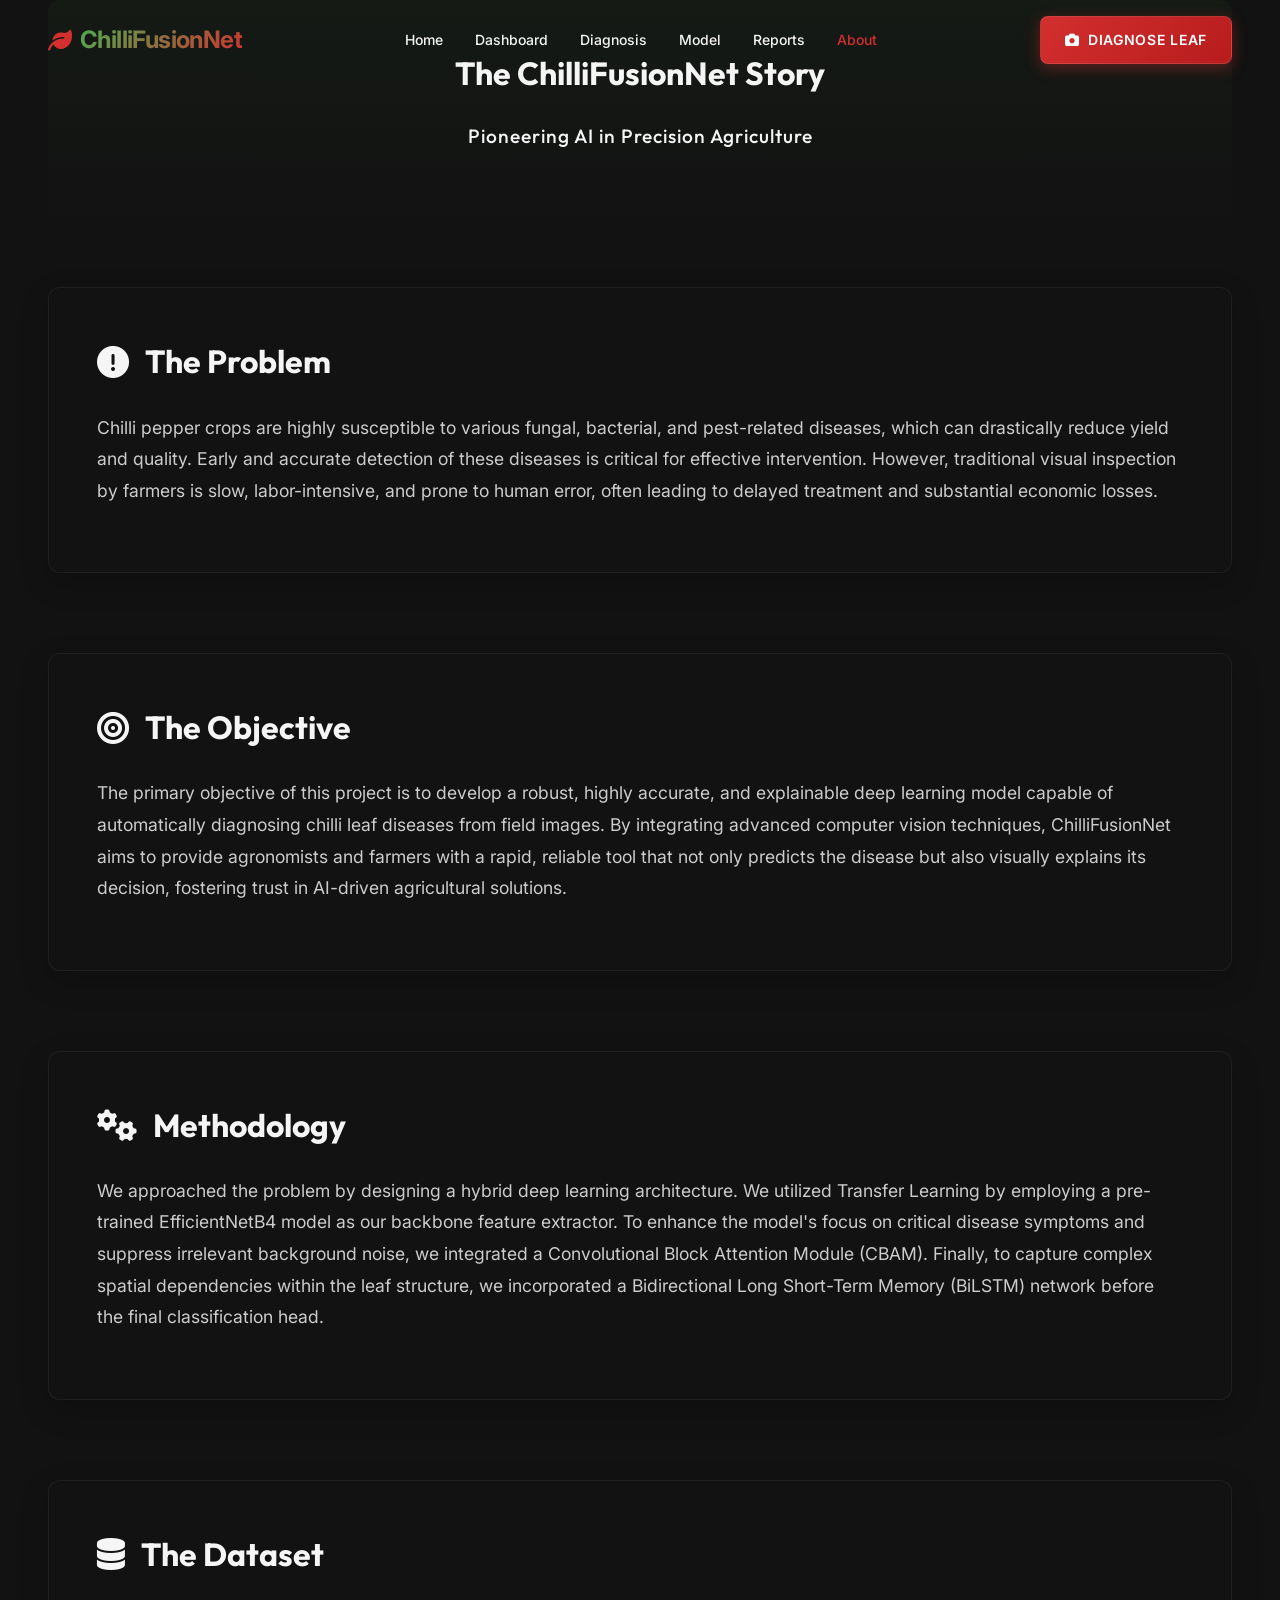
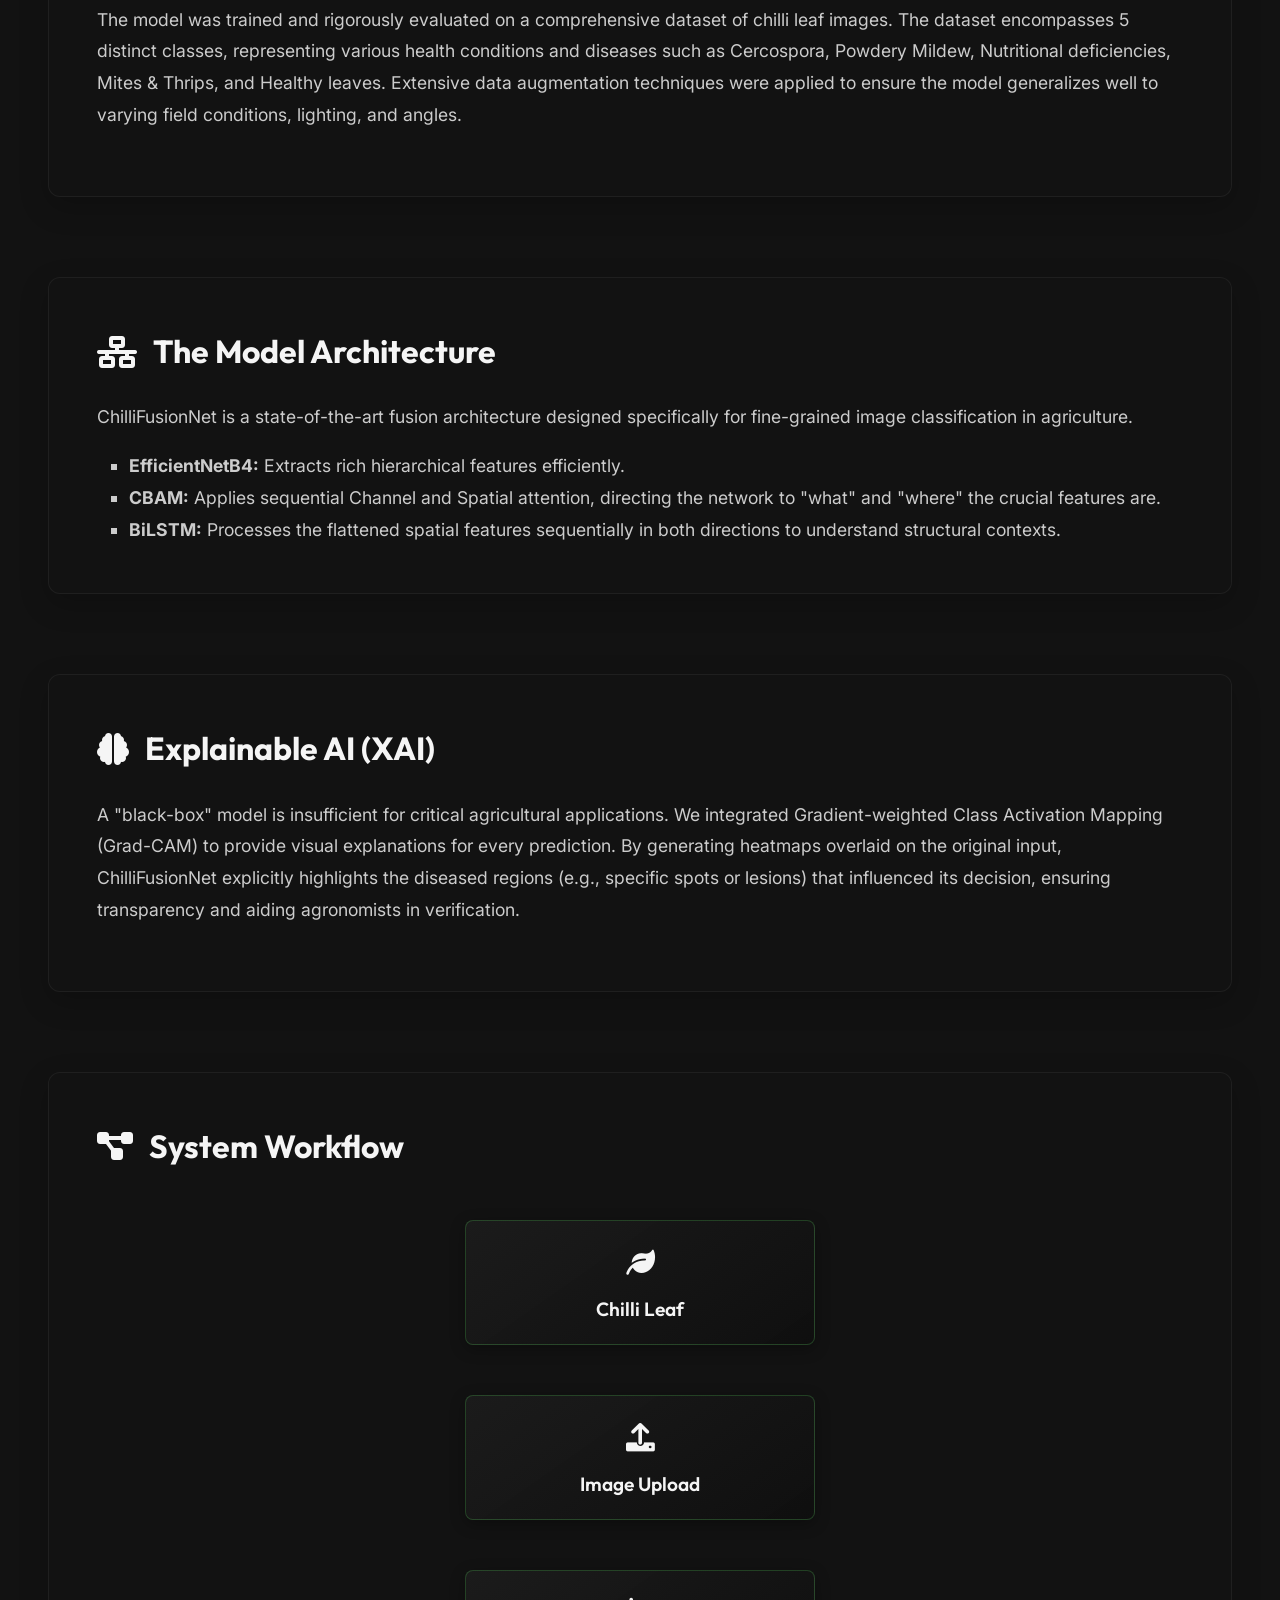
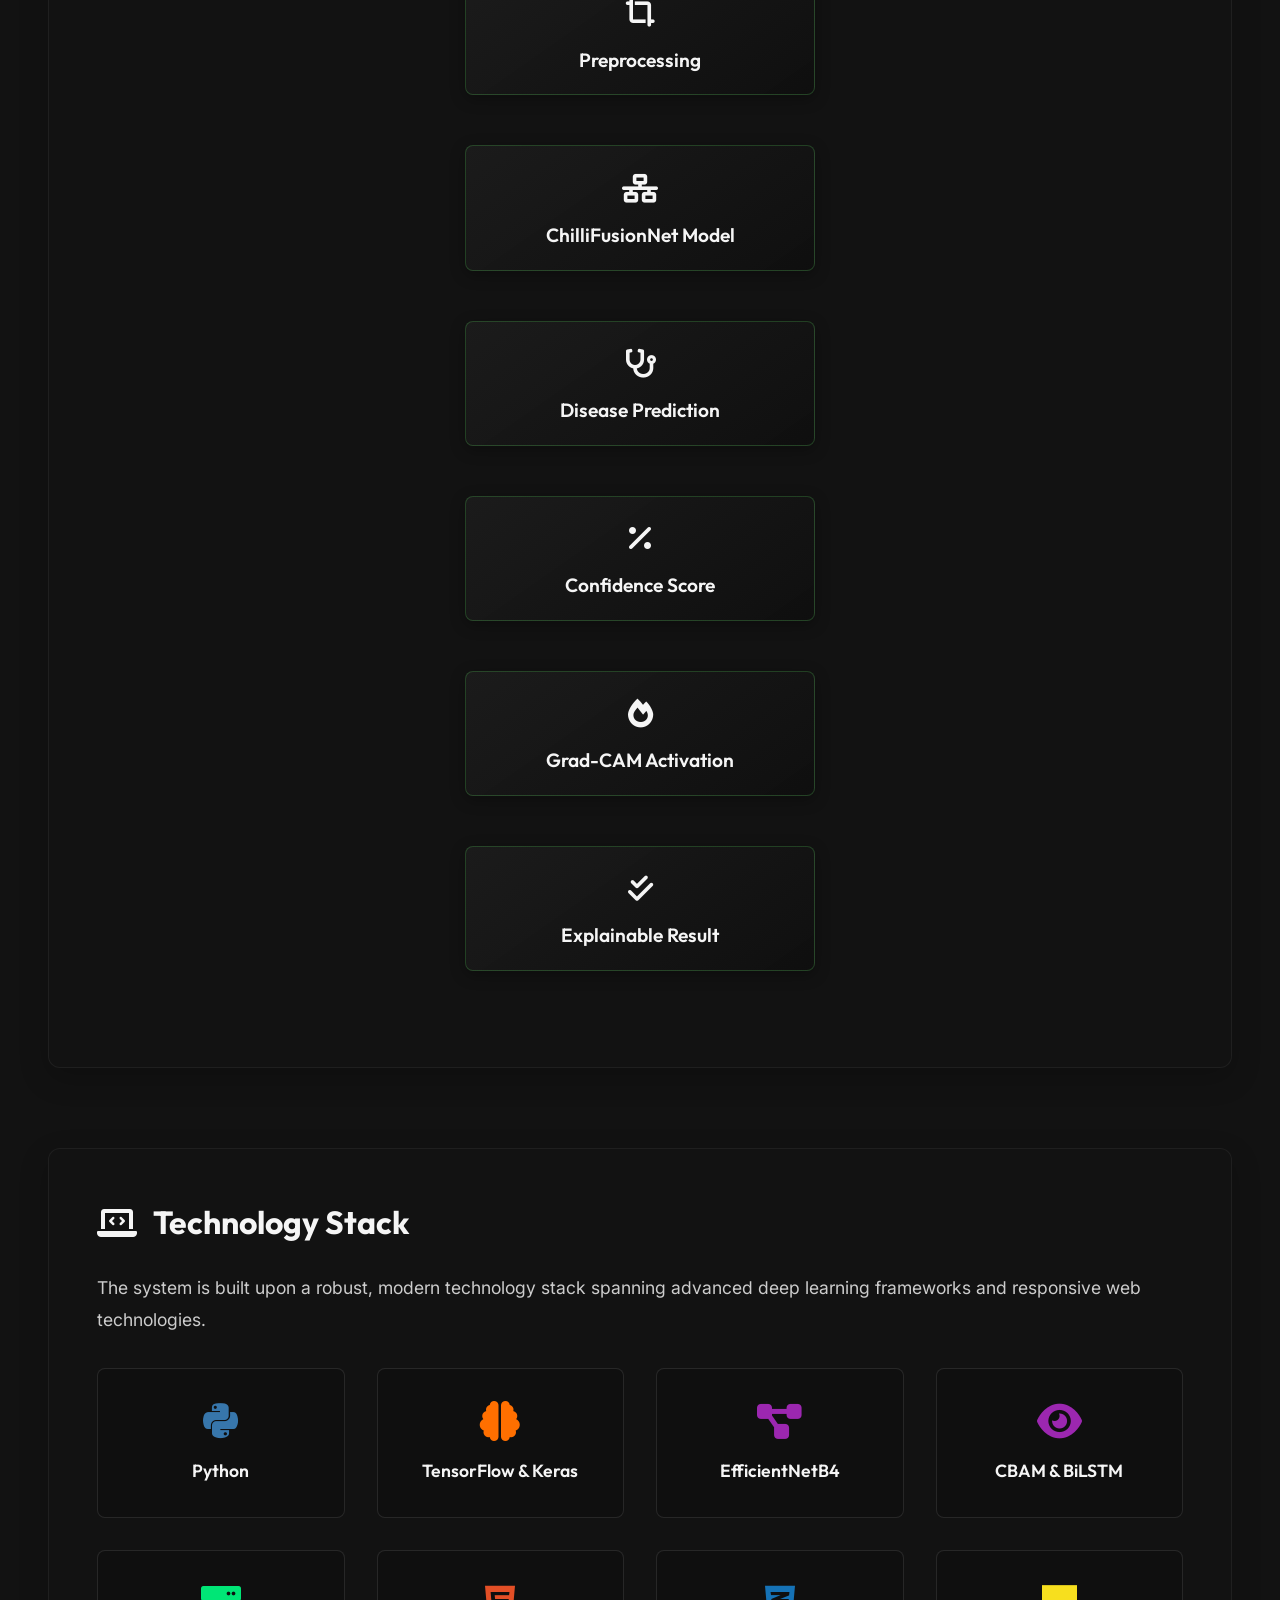
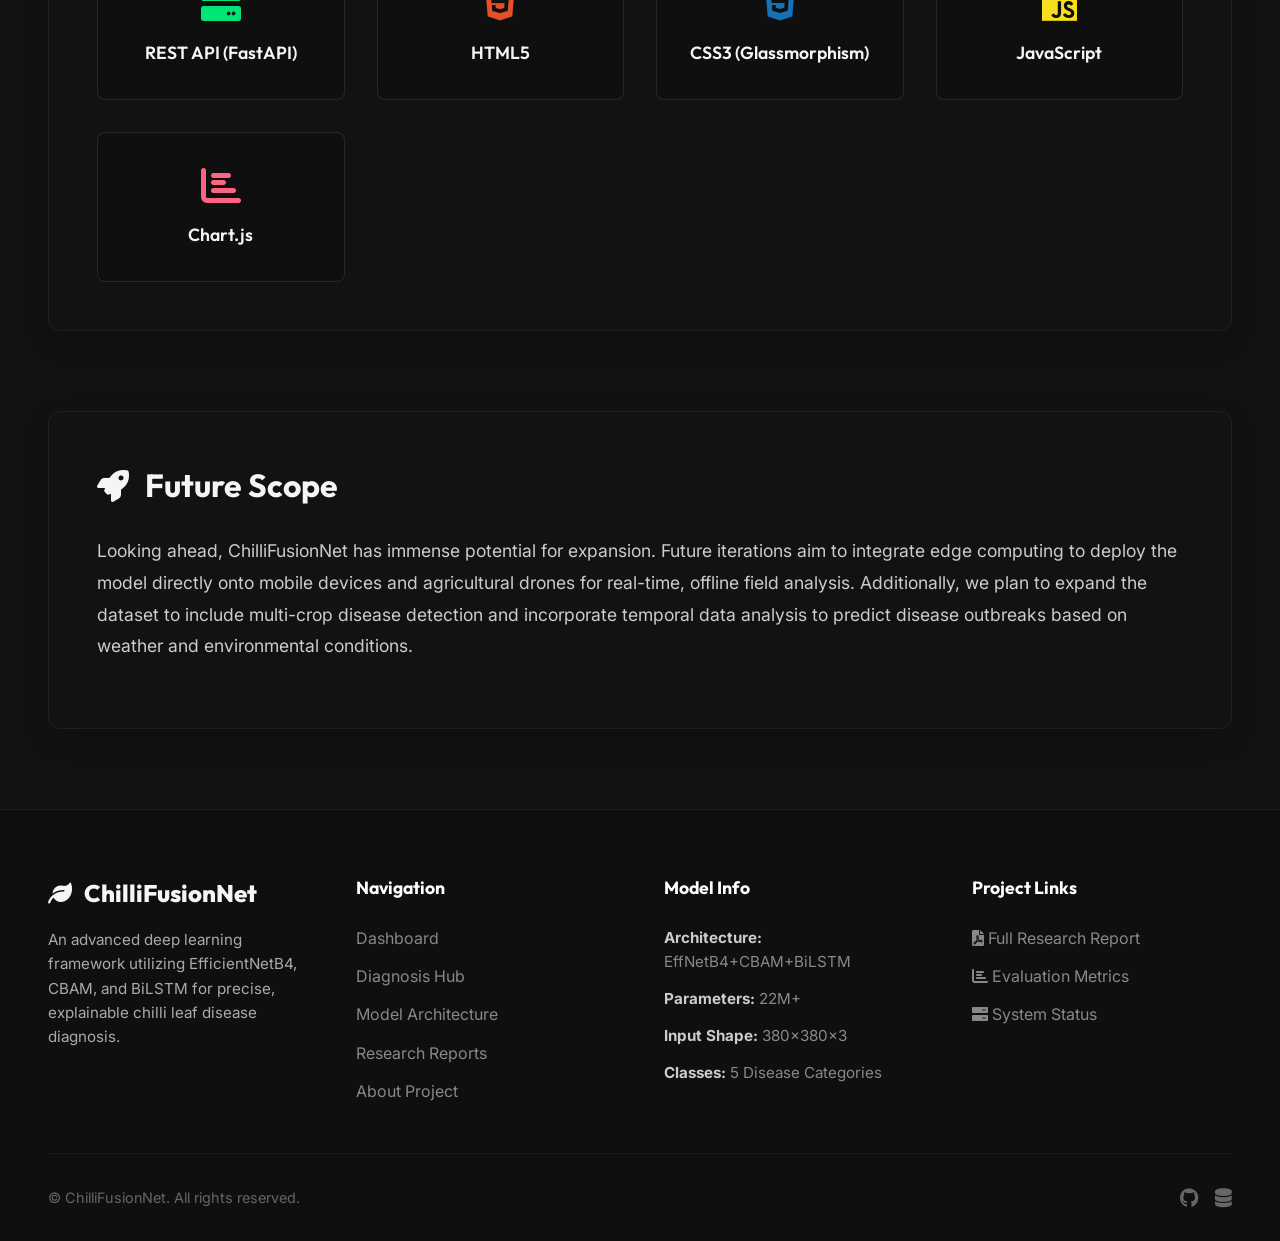
<file: chillifusionnet_app/frontend/about.html>
<!DOCTYPE html>
<html lang="en">
<head>
    <meta charset="UTF-8">
    <meta name="viewport" content="width=device-width, initial-scale=1.0">
    <title>About The Project | ChilliFusionNet</title>
    <link href="https://fonts.googleapis.com/css2?family=Inter:wght@300;400;500;600;700&family=Outfit:wght@400;600;800&display=swap" rel="stylesheet">
    <link href="https://cdnjs.cloudflare.com/ajax/libs/font-awesome/6.0.0/css/all.min.css" rel="stylesheet">
    
    <link rel="stylesheet" href="css/style.css">
    <link rel="stylesheet" href="css/about.css">
    <link rel="stylesheet" href="css/responsive.css">
</head>
<body>
    <div id="navbar-container"></div>
    
    <main class="container page-content">
        <!-- HERO Section -->
        <div class="about-header fade-in-up">
            <h1 class="page-title">The ChilliFusionNet Story</h1>
            <h2 class="about-subtitle">Pioneering AI in Precision Agriculture</h2>
        </div>

        <!-- Problem Section -->
        <section class="story-section fade-in-up" style="animation-delay: 0.1s;">
            <h2 class="story-title"><i class="fas fa-exclamation-circle"></i> The Problem</h2>
            <div class="story-text">
                <p>Chilli pepper crops are highly susceptible to various fungal, bacterial, and pest-related diseases, which can drastically reduce yield and quality. Early and accurate detection of these diseases is critical for effective intervention. However, traditional visual inspection by farmers is slow, labor-intensive, and prone to human error, often leading to delayed treatment and substantial economic losses.</p>
            </div>
        </section>

        <!-- Objective Section -->
        <section class="story-section fade-in-up" style="animation-delay: 0.2s;">
            <h2 class="story-title"><i class="fas fa-bullseye"></i> The Objective</h2>
            <div class="story-text">
                <p>The primary objective of this project is to develop a robust, highly accurate, and explainable deep learning model capable of automatically diagnosing chilli leaf diseases from field images. By integrating advanced computer vision techniques, ChilliFusionNet aims to provide agronomists and farmers with a rapid, reliable tool that not only predicts the disease but also visually explains its decision, fostering trust in AI-driven agricultural solutions.</p>
            </div>
        </section>

        <!-- Methodology Section -->
        <section class="story-section fade-in-up" style="animation-delay: 0.3s;">
            <h2 class="story-title"><i class="fas fa-cogs"></i> Methodology</h2>
            <div class="story-text">
                <p>We approached the problem by designing a hybrid deep learning architecture. We utilized Transfer Learning by employing a pre-trained EfficientNetB4 model as our backbone feature extractor. To enhance the model's focus on critical disease symptoms and suppress irrelevant background noise, we integrated a Convolutional Block Attention Module (CBAM). Finally, to capture complex spatial dependencies within the leaf structure, we incorporated a Bidirectional Long Short-Term Memory (BiLSTM) network before the final classification head.</p>
            </div>
        </section>

        <!-- Dataset Section -->
        <section class="story-section fade-in-up" style="animation-delay: 0.4s;">
            <h2 class="story-title"><i class="fas fa-database"></i> The Dataset</h2>
            <div class="story-text">
                <p>The model was trained and rigorously evaluated on a comprehensive dataset of chilli leaf images. The dataset encompasses 5 distinct classes, representing various health conditions and diseases such as Cercospora, Powdery Mildew, Nutritional deficiencies, Mites & Thrips, and Healthy leaves. Extensive data augmentation techniques were applied to ensure the model generalizes well to varying field conditions, lighting, and angles.</p>
            </div>
        </section>

        <!-- Model Section -->
        <section class="story-section fade-in-up" style="animation-delay: 0.5s;">
            <h2 class="story-title"><i class="fas fa-network-wired"></i> The Model Architecture</h2>
            <div class="story-text">
                <p>ChilliFusionNet is a state-of-the-art fusion architecture designed specifically for fine-grained image classification in agriculture.</p>
                <ul style="margin-top: 1rem; padding-left: 2rem; list-style-type: square; line-height: 1.8;">
                    <li><strong>EfficientNetB4:</strong> Extracts rich hierarchical features efficiently.</li>
                    <li><strong>CBAM:</strong> Applies sequential Channel and Spatial attention, directing the network to "what" and "where" the crucial features are.</li>
                    <li><strong>BiLSTM:</strong> Processes the flattened spatial features sequentially in both directions to understand structural contexts.</li>
                </ul>
            </div>
        </section>

        <!-- Explainable AI Section -->
        <section class="story-section fade-in-up" style="animation-delay: 0.6s;">
            <h2 class="story-title"><i class="fas fa-brain"></i> Explainable AI (XAI)</h2>
            <div class="story-text">
                <p>A "black-box" model is insufficient for critical agricultural applications. We integrated Gradient-weighted Class Activation Mapping (Grad-CAM) to provide visual explanations for every prediction. By generating heatmaps overlaid on the original input, ChilliFusionNet explicitly highlights the diseased regions (e.g., specific spots or lesions) that influenced its decision, ensuring transparency and aiding agronomists in verification.</p>
            </div>
        </section>

        <!-- System Workflow Section -->
        <section class="story-section fade-in-up" style="animation-delay: 0.7s;">
            <h2 class="story-title"><i class="fas fa-project-diagram"></i> System Workflow</h2>
            
            <div class="workflow-container">
                <div class="workflow-node">
                    <div class="workflow-icon"><i class="fas fa-leaf"></i></div>
                    <div class="workflow-title">Chilli Leaf</div>
                </div>
                <div class="workflow-arrow"></div>
                
                <div class="workflow-node">
                    <div class="workflow-icon"><i class="fas fa-upload"></i></div>
                    <div class="workflow-title">Image Upload</div>
                </div>
                <div class="workflow-arrow"></div>
                
                <div class="workflow-node">
                    <div class="workflow-icon"><i class="fas fa-crop-alt"></i></div>
                    <div class="workflow-title">Preprocessing</div>
                </div>
                <div class="workflow-arrow"></div>
                
                <div class="workflow-node">
                    <div class="workflow-icon"><i class="fas fa-network-wired"></i></div>
                    <div class="workflow-title">ChilliFusionNet Model</div>
                </div>
                <div class="workflow-arrow"></div>
                
                <div class="workflow-node">
                    <div class="workflow-icon"><i class="fas fa-stethoscope"></i></div>
                    <div class="workflow-title">Disease Prediction</div>
                </div>
                <div class="workflow-arrow"></div>
                
                <div class="workflow-node">
                    <div class="workflow-icon"><i class="fas fa-percentage"></i></div>
                    <div class="workflow-title">Confidence Score</div>
                </div>
                <div class="workflow-arrow"></div>
                
                <div class="workflow-node">
                    <div class="workflow-icon"><i class="fas fa-fire"></i></div>
                    <div class="workflow-title">Grad-CAM Activation</div>
                </div>
                <div class="workflow-arrow"></div>
                
                <div class="workflow-node">
                    <div class="workflow-icon"><i class="fas fa-check-double"></i></div>
                    <div class="workflow-title">Explainable Result</div>
                </div>
            </div>
        </section>

        <!-- Technology Stack Section -->
        <section class="story-section fade-in-up" style="animation-delay: 0.8s;">
            <h2 class="story-title"><i class="fas fa-laptop-code"></i> Technology Stack</h2>
            <div class="story-text">
                <p>The system is built upon a robust, modern technology stack spanning advanced deep learning frameworks and responsive web technologies.</p>
            </div>
            <div class="tech-grid">
                <div class="tech-card">
                    <i class="fab fa-python tech-icon tech-python"></i>
                    <div class="tech-title">Python</div>
                </div>
                <div class="tech-card">
                    <i class="fas fa-brain tech-icon tech-tf"></i>
                    <div class="tech-title">TensorFlow & Keras</div>
                </div>
                <div class="tech-card">
                    <i class="fas fa-project-diagram tech-icon tech-dl"></i>
                    <div class="tech-title">EfficientNetB4</div>
                </div>
                <div class="tech-card">
                    <i class="fas fa-eye tech-icon tech-dl"></i>
                    <div class="tech-title">CBAM & BiLSTM</div>
                </div>
                <div class="tech-card">
                    <i class="fas fa-server tech-icon tech-api"></i>
                    <div class="tech-title">REST API (FastAPI)</div>
                </div>
                <div class="tech-card">
                    <i class="fab fa-html5 tech-icon tech-html"></i>
                    <div class="tech-title">HTML5</div>
                </div>
                <div class="tech-card">
                    <i class="fab fa-css3-alt tech-icon tech-css"></i>
                    <div class="tech-title">CSS3 (Glassmorphism)</div>
                </div>
                <div class="tech-card">
                    <i class="fab fa-js tech-icon tech-js"></i>
                    <div class="tech-title">JavaScript</div>
                </div>
                <div class="tech-card">
                    <i class="fas fa-chart-bar tech-icon tech-chart"></i>
                    <div class="tech-title">Chart.js</div>
                </div>
            </div>
        </section>

        <!-- Future Scope Section -->
        <section class="story-section fade-in-up" style="animation-delay: 0.9s;">
            <h2 class="story-title"><i class="fas fa-rocket"></i> Future Scope</h2>
            <div class="story-text">
                <p>Looking ahead, ChilliFusionNet has immense potential for expansion. Future iterations aim to integrate edge computing to deploy the model directly onto mobile devices and agricultural drones for real-time, offline field analysis. Additionally, we plan to expand the dataset to include multi-crop disease detection and incorporate temporal data analysis to predict disease outbreaks based on weather and environmental conditions.</p>
            </div>
        </section>
    </main>

    <div id="footer-container"></div>

    <script src="js/app.js"></script>
</body>
</html>
</file>
<file: chillifusionnet_app/frontend/css/style.css>
/* 
  ChilliFusionNet Design System 
  Theme: CHILLI + AGRICULTURE + AI 
*/

:root {
    /* Colors - Premium Agricultural AI Theme */
    --chilli-red: #D32F2F;
    --chilli-red-hover: #E53935;
    --deep-green: #1B5E20;
    --light-green: #4CAF50;
    --dark-charcoal: #121212;
    --dark-surface: #1E1E1E;
    --warm-cream: #FDFBF7;
    --text-muted: #A0AAB2;
    --text-light: #F5F5F5;
    
    /* Glassmorphism */
    --glass-bg: rgba(30, 30, 30, 0.6);
    --glass-border: rgba(255, 255, 255, 0.08);
    --glass-shadow: 0 8px 32px 0 rgba(0, 0, 0, 0.3);
    
    /* Gradients */
    --gradient-primary: linear-gradient(135deg, var(--light-green), var(--chilli-red));
    
    /* Layout */
    --border-radius: 12px;
    --border-radius-lg: 16px;
    --transition-speed: 0.3s;
    
    /* Font */
    --font-primary: 'Inter', -apple-system, BlinkMacSystemFont, "Segoe UI", Roboto, sans-serif;
    --font-display: 'Outfit', -apple-system, BlinkMacSystemFont, sans-serif;
}

* {
    box-sizing: border-box;
}

body {
    margin: 0;
    padding: 0;
    font-family: var(--font-primary);
    background-color: var(--dark-charcoal);
    color: var(--text-light);
    line-height: 1.6;
    overflow-x: hidden;
}

h1, h2, h3, h4, h5, h6 {
    font-family: var(--font-display);
    margin-top: 0;
}

a {
    text-decoration: none;
    color: inherit;
}

ul {
    list-style: none;
    padding: 0;
    margin: 0;
}

.container {
    width: 100%;
    max-width: 1440px;
    margin: 0 auto;
    padding: 0 clamp(16px, 4vw, 48px);
}

img, video {
    max-width: 100%;
    height: auto;
}

/* Glassmorphism Card */
.glass-card {
    background: linear-gradient(145deg, rgba(30, 30, 30, 0.7), rgba(18, 18, 18, 0.9));
    backdrop-filter: blur(16px);
    -webkit-backdrop-filter: blur(16px);
    border: 1px solid var(--glass-border);
    border-radius: var(--border-radius-lg);
    padding: 2rem;
    box-shadow: 0 8px 32px 0 rgba(0, 0, 0, 0.5), inset 0 1px 0 rgba(255, 255, 255, 0.1);
    transition: transform 0.4s ease, box-shadow 0.4s ease;
}

.btn {
    display: inline-flex;
    align-items: center;
    justify-content: center;
    gap: 0.5rem;
    padding: 0.75rem 1.5rem;
    border-radius: 8px;
    font-weight: 600;
    cursor: pointer;
    border: 1px solid transparent;
    transition: var(--transition-speed) ease;
    text-transform: uppercase;
    letter-spacing: 0.05em;
    font-size: 0.875rem;
    min-height: 44px; /* Touch friendly */
}

.btn-primary {
    background: linear-gradient(135deg, var(--chilli-red), #B71C1C);
    color: #fff;
    box-shadow: 0 4px 15px rgba(211, 47, 47, 0.4);
    border: 1px solid rgba(255, 255, 255, 0.1);
}

.btn-primary:hover {
    background: linear-gradient(135deg, var(--chilli-red-hover), var(--chilli-red));
    box-shadow: 0 6px 20px rgba(211, 47, 47, 0.6);
    transform: translateY(-2px);
}

.btn-block {
    display: flex;
    width: 100%;
}

/* Utilities */
.text-chilli-red { color: var(--chilli-red); }
.text-green { color: var(--light-green); }
.bg-green { background-color: var(--light-green); }
.bg-blue { background-color: #3b82f6; }
.text-gradient {
    background: var(--gradient-primary);
    -webkit-background-clip: text;
    -webkit-text-fill-color: transparent;
    background-clip: text;
}
.sr-only {
    position: absolute;
    width: 1px;
    height: 1px;
    padding: 0;
    margin: -1px;
    overflow: hidden;
    clip: rect(0, 0, 0, 0);
    border: 0;
}
.hidden { display: none !important; }

/* ---------------- Navbar Styles ---------------- */
.navbar {
    position: fixed;
    top: 0;
    left: 0;
    width: 100%;
    z-index: 50;
    transition: all var(--transition-speed) ease;
    border-bottom: 1px solid transparent;
}
.navbar.bg-transparent {
    background: transparent;
}
.navbar.bg-dark-bg\/90 {
    background: rgba(18, 18, 18, 0.9);
    backdrop-filter: blur(10px);
    -webkit-backdrop-filter: blur(10px);
    border-bottom: 1px solid var(--glass-border);
    box-shadow: var(--glass-shadow);
}
.navbar-container {
    display: flex;
    justify-content: space-between;
    align-items: center;
    height: 80px;
}
.navbar-brand {
    display: flex;
    align-items: center;
}
.nav-logo {
    display: flex;
    align-items: center;
    gap: 0.5rem;
}
.nav-logo-icon {
    font-size: 1.5rem;
    transition: transform var(--transition-speed);
}
.nav-logo:hover .nav-logo-icon {
    transform: scale(1.1);
}
.nav-logo-text {
    font-size: 1.5rem;
    font-weight: 700;
    letter-spacing: -0.025em;
}
.navbar-menu {
    display: flex;
    gap: 2rem;
    align-items: center;
}
.nav-link {
    font-size: 0.875rem;
    font-weight: 500;
    color: var(--text-light);
    transition: color var(--transition-speed);
}
.nav-link:hover, .nav-link.active {
    color: var(--chilli-red);
}
.navbar-actions {
    display: flex;
    align-items: center;
    gap: 1rem;
}
.status-indicator {
    display: flex;
    align-items: center;
    gap: 0.5rem;
    padding: 0.25rem 0.75rem;
    background: var(--dark-surface);
    border-radius: 9999px;
    border: 1px solid #333;
}
.status-dot {
    width: 10px;
    height: 10px;
    background: var(--light-green);
    border-radius: 50%;
}
.status-text {
    font-size: 0.75rem;
    font-weight: 600;
    color: #ccc;
    text-transform: uppercase;
    letter-spacing: 0.05em;
}
.mobile-menu-btn {
    background: none;
    border: none;
    color: var(--text-light);
    font-size: 1.5rem;
    cursor: pointer;
}
.mobile-menu-panel {
    background: rgba(18, 18, 18, 0.95);
    backdrop-filter: blur(12px);
    -webkit-backdrop-filter: blur(12px);
    border-bottom: 1px solid var(--glass-border);
    position: absolute;
    width: 100%;
    padding: 1rem;
}
.mobile-nav-link {
    display: block;
    padding: 0.75rem 1rem;
    font-size: 1rem;
    font-weight: 500;
    border-radius: var(--border-radius);
}
.mobile-nav-link:hover {
    background: var(--dark-surface);
}
.mobile-nav-cta {
    margin-top: 1rem;
    padding-top: 1rem;
    border-top: 1px solid #333;
}
@media (min-width: 768px) {
    .hidden-desktop { display: none !important; }
}
@media (max-width: 767px) {
    .hidden-mobile { display: none !important; }
}

/* ---------------- Footer Styles ---------------- */
.global-footer {
    background: var(--dark-charcoal);
    border-top: 1px solid #333;
    padding: 4rem 0 2rem;
    position: relative;
    overflow: hidden;
}
.footer-glow {
    position: absolute;
    top: 0;
    left: 50%;
    transform: translateX(-50%);
    width: 75%;
    height: 4px;
    background: var(--gradient-primary);
    opacity: 0.2;
}
.footer-grid {
    display: grid;
    grid-template-columns: 1fr;
    gap: 3rem;
    margin-bottom: 3rem;
}
@media (min-width: 768px) {
    .footer-grid { grid-template-columns: 2fr 1fr 1fr; }
}
.footer-logo {
    display: inline-flex;
    align-items: center;
    gap: 0.5rem;
    margin-bottom: 1rem;
}
.footer-logo-icon {
    font-size: 2rem;
    transition: transform var(--transition-speed);
}
.footer-logo:hover .footer-logo-icon {
    transform: rotate(12deg);
}
.footer-logo-text {
    font-size: 1.875rem;
    font-weight: 700;
    letter-spacing: -0.025em;
}
.footer-desc {
    color: var(--text-muted);
    font-size: 0.875rem;
    margin-bottom: 1.5rem;
    max-width: 400px;
}
.footer-socials {
    display: flex;
    gap: 1rem;
}
.social-link {
    width: 40px;
    height: 40px;
    border-radius: 50%;
    background: var(--dark-surface);
    display: flex;
    align-items: center;
    justify-content: center;
    color: var(--text-muted);
    border: 1px solid #333;
    transition: all var(--transition-speed);
}
.social-link:hover {
    background: var(--chilli-red);
    color: #fff;
    border-color: transparent;
}
.footer-title {
    font-size: 0.875rem;
    text-transform: uppercase;
    letter-spacing: 0.05em;
    margin-bottom: 1.5rem;
}
.footer-links li {
    margin-bottom: 0.75rem;
}
.footer-links a {
    color: var(--text-muted);
    font-size: 0.875rem;
    transition: color var(--transition-speed);
    display: flex;
    align-items: center;
    gap: 0.5rem;
}
.footer-links a:hover {
    color: var(--chilli-red);
}
.tech-dot {
    width: 6px;
    height: 6px;
    border-radius: 50%;
    display: inline-block;
}
.footer-links.tech-links li {
    display: flex;
    align-items: center;
    gap: 0.5rem;
    color: var(--text-muted);
    font-size: 0.875rem;
}
.footer-bottom {
    padding-top: 2rem;
    border-top: 1px solid #333;
    display: flex;
    flex-direction: column;
    align-items: center;
    gap: 1rem;
}
@media (min-width: 768px) {
    .footer-bottom {
        flex-direction: row;
        justify-content: space-between;
    }
}
.copyright-text {
    color: var(--text-muted);
    font-size: 0.875rem;
    margin: 0;
}
.built-with {
    color: #888;
    font-size: 0.75rem;
    margin: 0;
}


/* ---------------- AI Analysis Loader ---------------- */
.loader-overlay {
    position: fixed;
    top: 0;
    left: 0;
    width: 100%;
    height: 100%;
    background: rgba(18, 18, 18, 0.85);
    backdrop-filter: blur(16px);
    -webkit-backdrop-filter: blur(16px);
    z-index: 9999;
    display: flex;
    justify-content: center;
    align-items: center;
    transition: opacity 0.4s ease, visibility 0.4s;
    opacity: 1;
    visibility: visible;
}

.loader-overlay.hidden {
    opacity: 0;
    visibility: hidden;
    pointer-events: none;
}

.loader-content {
    display: flex;
    flex-direction: column;
    align-items: center;
    text-align: center;
    padding: 2rem;
}

/* Floating Real Chilli Animation */
.loader-visual-container {
    position: relative;
    width: 180px;
    height: 180px;
    margin-bottom: 2rem;
    display: flex;
    justify-content: center;
    align-items: center;
}

.loader-glow {
    position: absolute;
    top: 50%;
    left: 50%;
    transform: translate(-50%, -50%);
    width: 100%;
    height: 100%;
    background: radial-gradient(circle, rgba(211, 47, 47, 0.3) 0%, rgba(0, 0, 0, 0) 70%);
    border-radius: 50%;
    animation: glow-pulse 3s ease-in-out infinite;
    z-index: 1;
}

.loader-real-chilli {
    position: relative;
    z-index: 2;
    width: 140px;
    height: auto;
    object-fit: contain;
    border-radius: 20px; /* if it is not fully transparent */
    box-shadow: 0 10px 30px rgba(0,0,0,0.5);
    animation: float-chilli 4s ease-in-out infinite;
}

@keyframes float-chilli {
    0% { transform: translateY(0) rotate(-2deg) scale(1); }
    50% { transform: translateY(-15px) rotate(2deg) scale(1.05); }
    100% { transform: translateY(0) rotate(-2deg) scale(1); }
}

@keyframes glow-pulse {
    0% { opacity: 0.5; transform: translate(-50%, -50%) scale(1); }
    50% { opacity: 1; transform: translate(-50%, -50%) scale(1.2); }
    100% { opacity: 0.5; transform: translate(-50%, -50%) scale(1); }
}

/* Reduced Motion Support */
@media (prefers-reduced-motion: reduce) {
    .loader-real-chilli {
        animation: none !important;
        transform: none !important;
    }
    .loader-glow {
        animation: none !important;
    }
}

.loader-title {
    font-size: 2rem;
    color: #fff;
    margin-bottom: 0.5rem;
    letter-spacing: 0.05em;
}

.loader-subtitle {
    font-size: 1.125rem;
    margin-bottom: 1.5rem;
}

.loader-status-container {
    display: inline-flex;
    align-items: center;
    gap: 0.75rem;
    padding: 0.75rem 1.5rem;
    background: var(--dark-surface);
    border: 1px solid #333;
    border-radius: 9999px;
    box-shadow: 0 4px 15px rgba(0,0,0,0.3);
}

.loader-dynamic-text {
    font-size: 0.875rem;
    font-weight: 500;
    color: var(--text-light);
}

.status-icon {
    font-size: 1rem;
}

.skeleton-text { background: rgba(255, 255, 255, 0.1); border-radius: 4px; animation: skeleton-pulse 1.5s infinite; } @keyframes skeleton-pulse { 0% { opacity: 0.5; } 50% { opacity: 1; } 100% { opacity: 0.5; } }

/* Accessibility Updates */
*:focus-visible { outline: 2px solid var(--chilli-red); outline-offset: 2px; }
.mobile-nav-link.active { color: var(--chilli-red); }
</file>
<file: chillifusionnet_app/frontend/css/about.css>
/* about.css */

.about-header {
    text-align: center;
    margin-bottom: 4rem;
    padding: 3rem 0;
    background: linear-gradient(180deg, rgba(76, 175, 80, 0.05) 0%, transparent 100%);
    border-radius: 12px;
}

.about-subtitle {
    color: var(--primary-green);
    font-size: 1.2rem;
    font-weight: 500;
    margin-bottom: 1.5rem;
    font-family: 'Outfit', sans-serif;
    letter-spacing: 1px;
}

.story-section {
    margin-bottom: 5rem;
    background: rgba(20, 20, 20, 0.4);
    border: 1px solid rgba(255, 255, 255, 0.05);
    border-radius: 12px;
    padding: 3rem;
    box-shadow: 0 10px 30px rgba(0,0,0,0.2);
}

.story-title {
    font-family: 'Outfit', sans-serif;
    font-size: 2rem;
    color: var(--light-text);
    margin-bottom: 1.5rem;
    display: flex;
    align-items: center;
    gap: 1rem;
}

.story-title i {
    color: var(--primary-green);
}

.story-text {
    color: #ccc;
    font-size: 1.1rem;
    line-height: 1.8;
}

/* Workflow Timeline */
.workflow-container {
    display: flex;
    flex-direction: column;
    align-items: center;
    margin: 3rem 0;
}

.workflow-node {
    background: linear-gradient(145deg, rgba(30, 30, 30, 0.8), rgba(15, 15, 15, 0.9));
    border: 1px solid rgba(76, 175, 80, 0.3);
    border-radius: 8px;
    padding: 1.2rem 2.5rem;
    width: min(350px, 100%);
    text-align: center;
    position: relative;
    z-index: 2;
    transition: transform 0.3s ease;
    box-shadow: 0 4px 15px rgba(0, 0, 0, 0.3);
}

.workflow-node:hover {
    transform: scale(1.05);
    border-color: var(--primary-green);
    background: rgba(46, 125, 50, 0.15);
}

.workflow-title {
    font-weight: 600;
    font-size: 1.2rem;
    color: var(--light-text);
    font-family: 'Outfit', sans-serif;
}

.workflow-icon {
    font-size: 1.8rem;
    color: var(--primary-green);
    margin-bottom: 0.5rem;
}

.workflow-arrow {
    height: 40px;
    width: 2px;
    background: linear-gradient(to bottom, rgba(255,255,255,0.1), var(--primary-green));
    position: relative;
    margin: 5px 0;
    z-index: 1;
}

.workflow-arrow::after {
    content: '';
    position: absolute;
    bottom: -4px;
    left: -4px;
    width: 0;
    height: 0;
    border-left: 5px solid transparent;
    border-right: 5px solid transparent;
    border-top: 6px solid var(--primary-green);
}

/* Tech Stack Grid */
.tech-grid {
    display: grid;
    grid-template-columns: repeat(auto-fit, minmax(200px, 1fr));
    gap: 2rem;
    margin-top: 2rem;
}

.tech-card {
    background: rgba(15, 15, 15, 0.7);
    border: 1px solid rgba(255, 255, 255, 0.1);
    border-radius: 8px;
    padding: 2rem;
    text-align: center;
    transition: all 0.3s ease;
}

.tech-card:hover {
    transform: translateY(-5px);
    border-color: rgba(76, 175, 80, 0.4);
    box-shadow: 0 10px 25px rgba(0, 0, 0, 0.3);
}

.tech-icon {
    font-size: 2.5rem;
    margin-bottom: 1rem;
}

/* Tech Specific Colors */
.tech-python { color: #3776AB; }
.tech-tf { color: #FF6F00; }
.tech-keras { color: #D00000; }
.tech-html { color: #E34F26; }
.tech-css { color: #1572B6; }
.tech-js { color: #F7DF1E; }
.tech-chart { color: #FF6384; }
.tech-api { color: #00E676; }
.tech-dl { color: #9C27B0; }

.tech-title {
    font-weight: 600;
    color: var(--light-text);
    font-family: 'Outfit', sans-serif;
    font-size: 1.1rem;
}
</file>
<file: chillifusionnet_app/frontend/css/responsive.css>
/* responsive.css - Comprehensive Responsive Rules */

/* Global Fixes */
html, body {
    max-width: 100%;
    overflow-x: hidden;
}

/* Base resets for overflow */
.glass-card, .metric-box, table, pre, img, video {
    max-width: 100%;
}

.hidden-desktop {
    display: none !important;
}

/* =========================================
   Ultra Wide & Large Desktop (1920px+)
   ========================================= */
@media (min-width: 1920px) {
    .container {
        max-width: 1600px;
    }
}

/* =========================================
   Small Laptop / Landscape Tablet (1024px)
   ========================================= */
@media (max-width: 1024px) {
    .arch-perf-grid, .xai-grid, .hero-grid {
        grid-template-columns: 1fr;
        gap: 2rem;
    }
    
    .hero-text {
        text-align: center;
    }
    
    .hero-buttons {
        justify-content: center;
    }
    
    .diagnosis-grid {
        grid-template-columns: 1fr !important;
    }
    
    .panels-grid, .panels-grid-even {
        grid-template-columns: 1fr;
    }
}

/* =========================================
   Tablet Portrait (768px)
   ========================================= */
@media (max-width: 768px) {
    /* Pipeline */
    .pipeline-grid {
        flex-direction: column;
    }
    
    .pipeline-arrow {
        transform: rotate(90deg);
        margin: 1rem 0;
    }
    
    /* Footer */
    .footer-grid {
        grid-template-columns: 1fr;
        text-align: center;
    }
    
    .footer-socials, .footer-bottom, .footer-links.tech-links li, .footer-links a {
        justify-content: center;
    }

    /* Dashboard Sidebar to Top Nav/Drawer */
    .dashboard-layout {
        flex-direction: column;
    }
    
    .sidebar {
        transform: translateX(-100%);
    }
    
    .sidebar.open {
        transform: translateX(0);
        width: 100%;
        max-width: 300px;
    }
    
    .main-wrapper {
        margin-left: 0;
    }
    
    .mobile-toggle, .mobile-close {
        display: block;
    }
    
    .topbar {
        padding: 0 1rem;
    }
    
    .topbar-actions {
        display: none; /* Hide on small */
    }
    
    /* Tables */
    .table-responsive {
        overflow-x: auto;
        -webkit-overflow-scrolling: touch;
    }

    /* Results */
    .results-layout, .xai-grid, .detail-images-compare {
        grid-template-columns: 1fr !important;
    }
    
    .batch-header-bar {
        flex-direction: column;
        align-items: flex-start;
        gap: 1rem;
    }
    
    .batch-actions-header {
        width: 100%;
        justify-content: stretch;
    }
    
    .batch-actions-header button {
        flex: 1;
    }
    
    .batch-controls-bar {
        flex-direction: column;
        align-items: stretch;
        gap: 1rem;
    }
    
    .batch-sort-wrapper {
        width: 100%;
        justify-content: space-between;
    }
}

/* =========================================
   Large Mobile (640px)
   ========================================= */
@media (max-width: 640px) {
    .batch-cards-grid {
        grid-template-columns: 1fr !important;
    }
    
    .preview-cards-grid {
        grid-template-columns: repeat(auto-fill, minmax(110px, 1fr));
    }
    
    /* Navbar */
    .navbar-menu, .navbar-actions {
        display: none;
    }
    
    .mobile-menu-btn {
        display: block;
    }
    
    .hidden-mobile {
        display: none !important;
    }
    
    /* Typography fluid scaling adjustments */
    .hero-title {
        font-size: clamp(2rem, 8vw, 2.5rem);
    }
    
    .section-title {
        font-size: clamp(1.8rem, 6vw, 2.2rem);
    }
    
    .pred-class-large {
        font-size: clamp(2rem, 6vw, 3rem);
    }
}

/* =========================================
   Mobile (480px)
   ========================================= */
@media (max-width: 480px) {
    .btn {
        width: 100%;
        margin-bottom: 0.5rem;
    }
    
    .btn-hero {
        padding: 0.875rem 1rem;
    }
    
    .upload-zone {
        padding: 2rem 1rem;
        min-height: 250px;
    }
    
    .metrics-grid {
        grid-template-columns: 1fr;
    }
    
    .analytics-cards {
        grid-template-columns: 1fr;
    }
}

/* =========================================
   Extra Small Mobile (320px - 375px)
   ========================================= */
@media (max-width: 375px) {
    .container {
        padding: 0 16px;
    }
    
    .upload-prompt h3 {
        font-size: 1.1rem;
    }
    
    .action-buttons {
        flex-direction: column;
    }
    
    .action-buttons button {
        width: 100%;
    }
}
</file>
